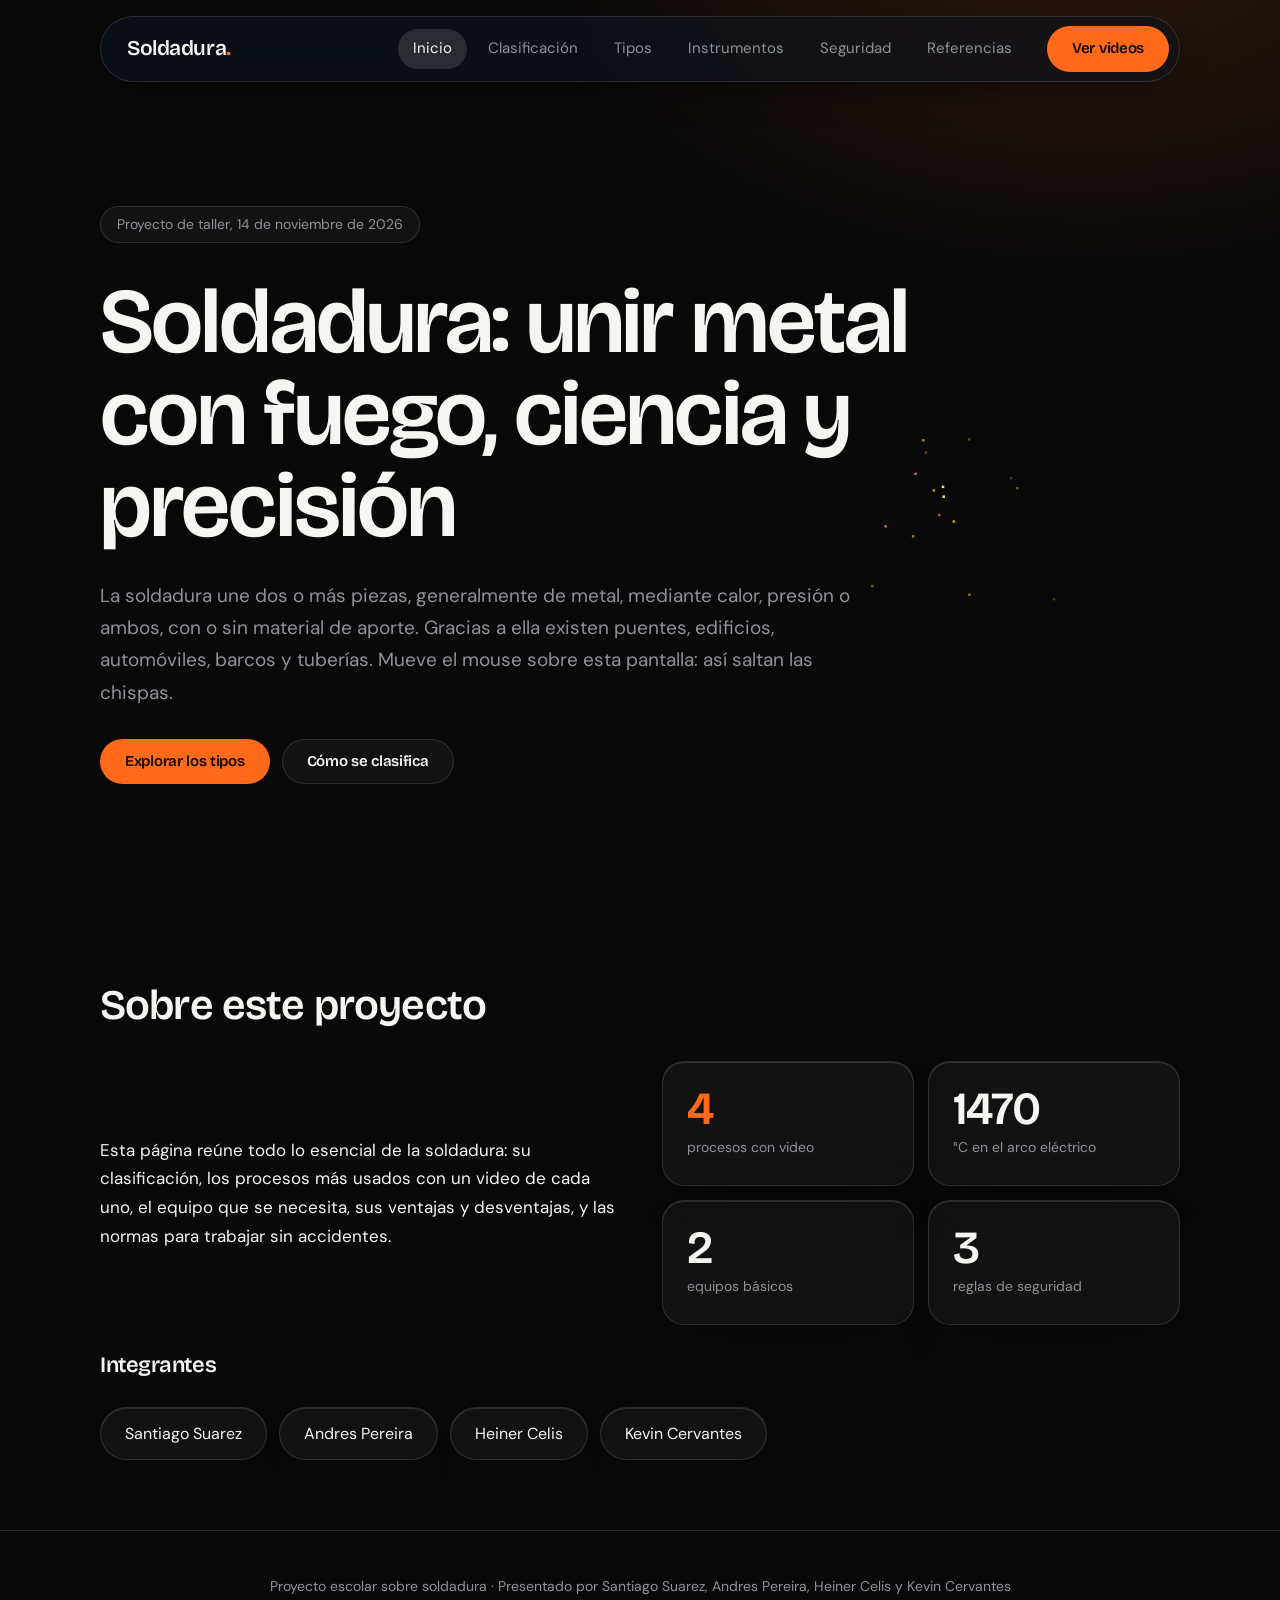
<file: index.html>
<!DOCTYPE html><html lang="es"><head><meta charset="utf-8"><meta name="viewport" content="width=device-width,initial-scale=1">
<title>Inicio | Soldadura</title><link rel="preconnect" href="https://fonts.googleapis.com">
<link href="https://fonts.googleapis.com/css2?family=Bricolage+Grotesque:opsz,wght@12..96,500;600;700&family=DM+Sans:wght@400;500&display=swap" rel="stylesheet">
<link rel="stylesheet" href="styles.css"></head><body>
<header class="top"><a class="logo" href="index.html">Soldadura<b>.</b></a><button class="burger" aria-label="Menú">☰</button><nav><a href="index.html" class=on>Inicio</a><a href="clasificacion.html">Clasificación</a><a href="tipos.html">Tipos</a><a href="instrumentos.html">Instrumentos</a><a href="ventajas-seguridad.html">Seguridad</a><a href="referencias.html">Referencias</a></nav><a class="pill" href="tipos.html">Ver videos</a></header>
<section class="hero" id="hero"><canvas id="sparks"></canvas><div class="wrap">
<p class="tag">Proyecto de taller, 14 de noviembre de 2026</p>
<h1>Soldadura: unir metal con fuego, ciencia y precisión</h1>
<p class="lead">La soldadura une dos o más piezas, generalmente de metal, mediante calor, presión o ambos, con o sin material de aporte. Gracias a ella existen puentes, edificios, automóviles, barcos y tuberías. Mueve el mouse sobre esta pantalla: así saltan las chispas.</p>
<div class="btns"><a class="pill solid" href="tipos.html">Explorar los tipos</a><a class="pill" href="clasificacion.html">Cómo se clasifica</a></div></div></section>
<section class="wrap"><h2>Sobre este proyecto</h2><div class="split"><p>Esta página reúne todo lo esencial de la soldadura: su clasificación, los procesos más usados con un video de cada uno, el equipo que se necesita, sus ventajas y desventajas, y las normas para trabajar sin accidentes.</p>
<div class="stats"><div><b data-n="7">0</b><span>procesos con video</span></div><div><b data-n="3000">0</b><span>°C en el arco eléctrico</span></div><div><b data-n="4">0</b><span>equipos básicos</span></div><div><b data-n="7">0</b><span>reglas de seguridad</span></div></div></div>
<h3>Integrantes</h3><div class="team"><div>Santiago Suarez</div><div>Andres Pereira</div><div>Heiner Celis</div><div>Kevin Cervantes</div></div></section><footer>Proyecto escolar sobre soldadura · Presentado por Santiago Suarez, Andres Pereira, Heiner Celis y Kevin Cervantes</footer><script src="main.js"></script></body></html>
</file>
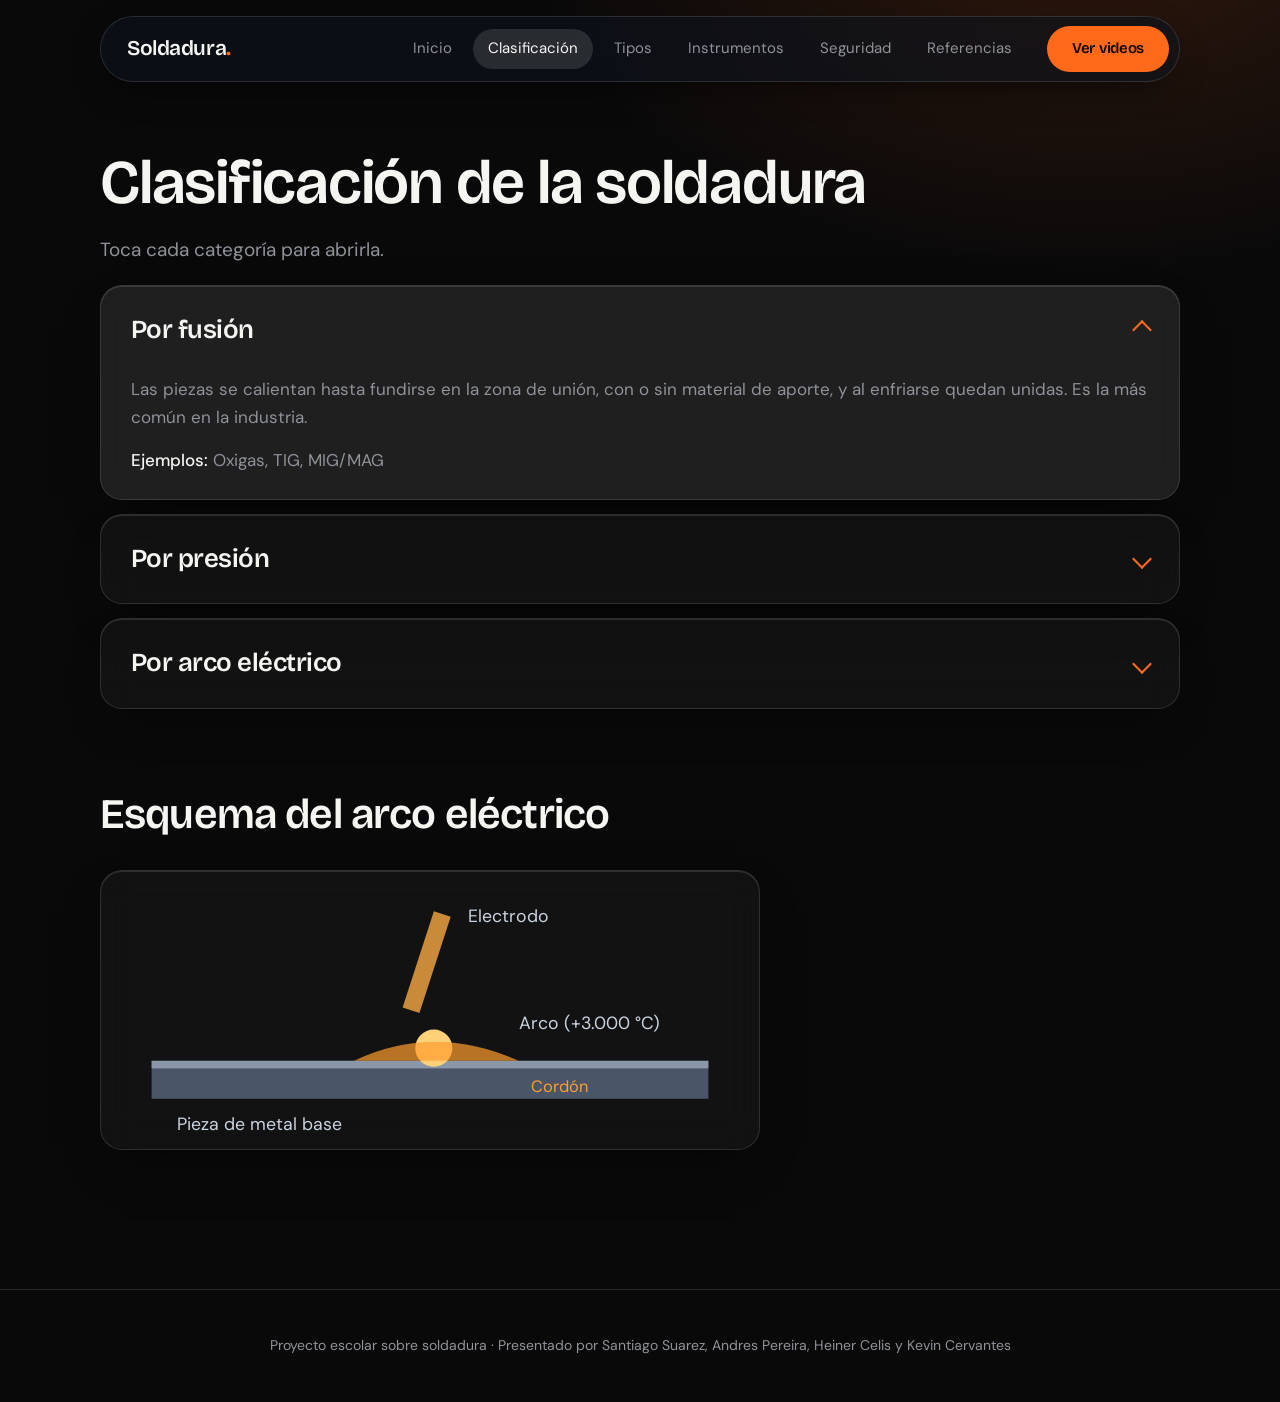
<file: clasificacion.html>
<!DOCTYPE html><html lang="es"><head><meta charset="utf-8"><meta name="viewport" content="width=device-width,initial-scale=1">
<title>Clasificación | Soldadura</title><link rel="preconnect" href="https://fonts.googleapis.com">
<link href="https://fonts.googleapis.com/css2?family=Bricolage+Grotesque:opsz,wght@12..96,500;600;700&family=DM+Sans:wght@400;500&display=swap" rel="stylesheet">
<link rel="stylesheet" href="styles.css"></head><body>
<header class="top"><a class="logo" href="index.html">Soldadura<b>.</b></a><button class="burger" aria-label="Menú">☰</button><nav><a href="index.html">Inicio</a><a href="clasificacion.html" class=on>Clasificación</a><a href="tipos.html">Tipos</a><a href="instrumentos.html">Instrumentos</a><a href="ventajas-seguridad.html">Seguridad</a><a href="referencias.html">Referencias</a></nav><a class="pill" href="tipos.html">Ver videos</a></header>
<section class="wrap pad"><h1 class="h1s">Clasificación de la soldadura</h1><p class="lead">Toca cada categoría para abrirla.</p><div class="acc"><details class="card" open><summary>Por fusión</summary><p>Las piezas se calientan hasta fundirse en la zona de unión, con o sin material de aporte, y al enfriarse quedan unidas. Es la más común en la industria.</p><p class="ex"><b>Ejemplos:</b> Oxigas, TIG, MIG/MAG</p></details><details class="card"><summary>Por presión</summary><p>Las piezas se unen aplicando fuerza, con o sin calor, sin fundir por completo el metal.</p><p class="ex"><b>Ejemplos:</b> Por puntos (resistencia), forja, fricción</p></details><details class="card"><summary>Por arco eléctrico</summary><p>Se genera un arco entre un electrodo y la pieza, con temperaturas superiores a 3.000 °C. Técnicamente es un subtipo de la soldadura por fusión.</p><p class="ex"><b>Ejemplos:</b> Electrodo revestido, MIG, TIG, arco sumergido</p></details></div>
<h2>Esquema del arco eléctrico</h2><svg viewBox="0 0 520 220" class="schema" role="img" aria-label="Esquema de soldadura por arco"><rect x="40" y="150" width="440" height="30" fill="#4a5568"/><rect x="40" y="150" width="440" height="6" fill="#8a97a8"/><rect x="238" y="30" width="14" height="80" fill="#c98b3a" transform="rotate(18 245 110)"/><circle cx="263" cy="140" r="16" fill="#ffd27a"><animate attributeName="r" values="12;20;12" dur=".6s" repeatCount="indefinite"/></circle><path d="M200 150 Q263 120 330 150" fill="#ff9d2e" opacity=".7"/>
<text x="290" y="40" fill="#cbd5e1" font-size="14">Electrodo</text><text x="330" y="125" fill="#cbd5e1" font-size="14">Arco (+3.000 °C)</text><text x="60" y="205" fill="#cbd5e1" font-size="14">Pieza de metal base</text><text x="340" y="175" fill="#ff9d2e" font-size="13">Cordón</text></svg></section><footer>Proyecto escolar sobre soldadura · Presentado por Santiago Suarez, Andres Pereira, Heiner Celis y Kevin Cervantes</footer><script src="main.js"></script></body></html>
</file>
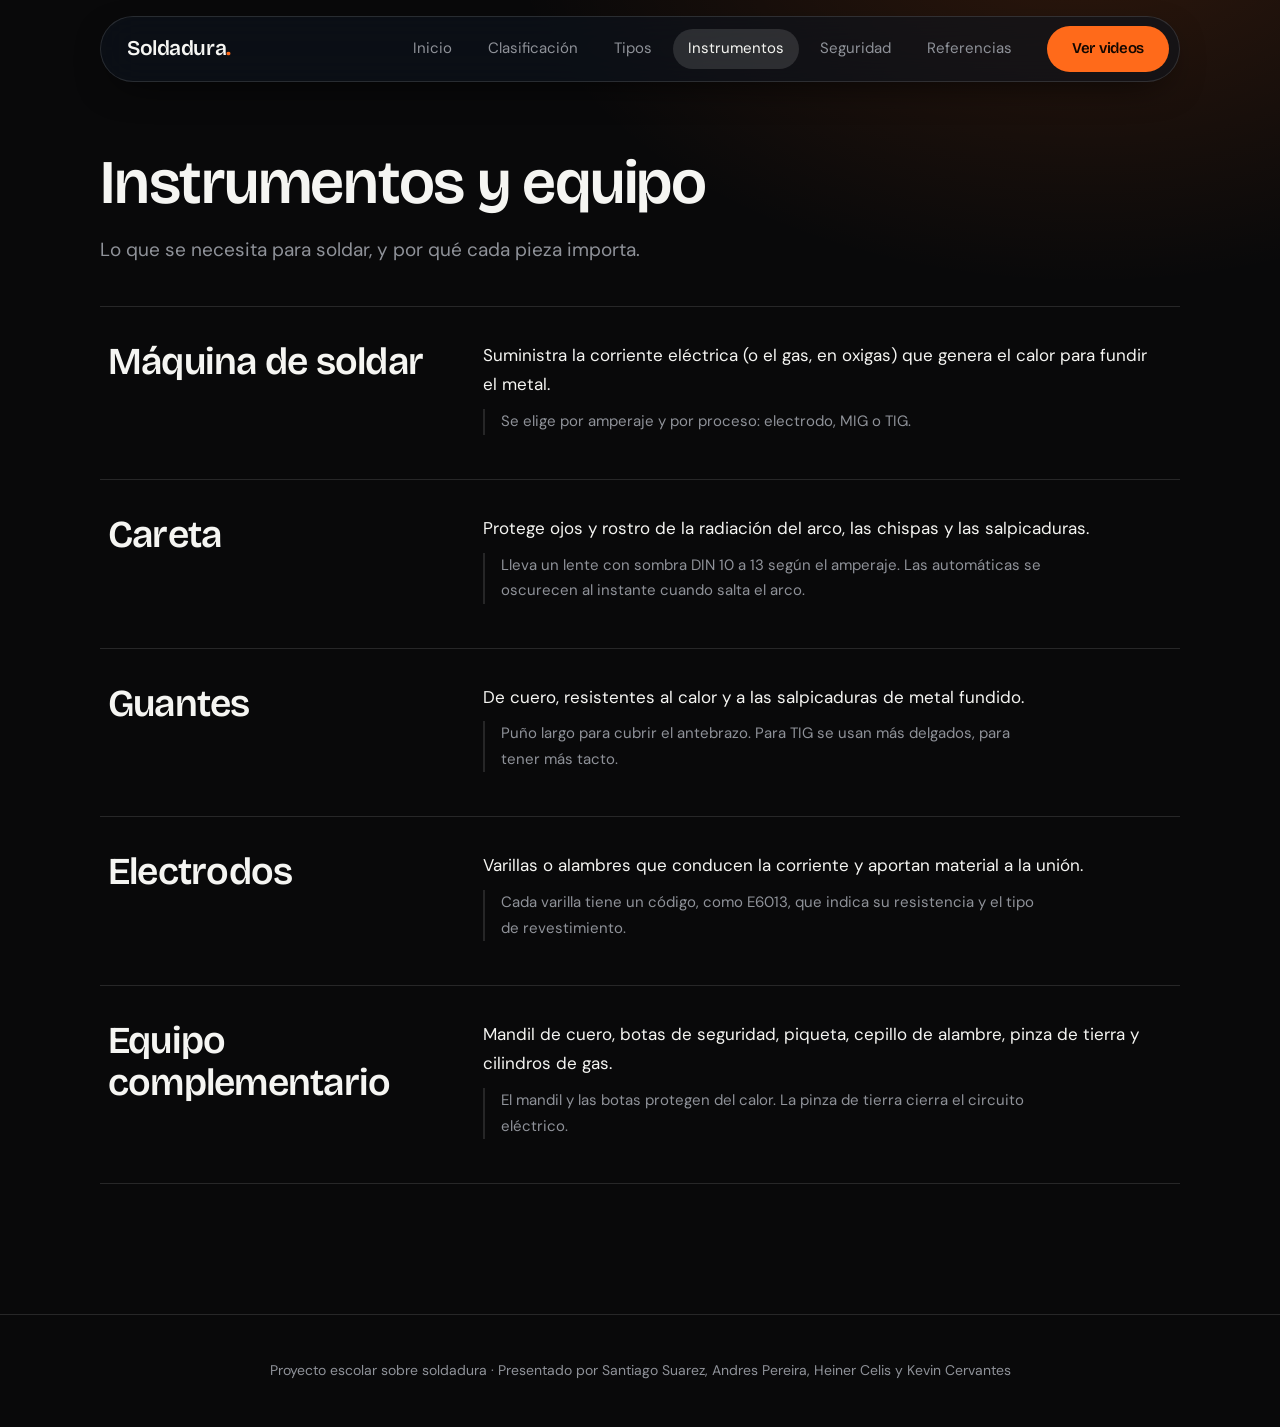
<file: instrumentos.html>
<!DOCTYPE html><html lang="es"><head><meta charset="utf-8"><meta name="viewport" content="width=device-width,initial-scale=1">
<title>Instrumentos | Soldadura</title><link rel="preconnect" href="https://fonts.googleapis.com">
<link href="https://fonts.googleapis.com/css2?family=Bricolage+Grotesque:opsz,wght@12..96,500;600;700&family=DM+Sans:wght@400;500&display=swap" rel="stylesheet">
<link rel="stylesheet" href="styles.css"></head><body>
<header class="top"><a class="logo" href="index.html">Soldadura<b>.</b></a><button class="burger" aria-label="Menú">☰</button><nav><a href="index.html">Inicio</a><a href="clasificacion.html">Clasificación</a><a href="tipos.html">Tipos</a><a href="instrumentos.html" class=on>Instrumentos</a><a href="ventajas-seguridad.html">Seguridad</a><a href="referencias.html">Referencias</a></nav><a class="pill" href="tipos.html">Ver videos</a></header>
<section class="wrap pad"><h1 class="h1s">Instrumentos y equipo</h1><p class="lead">Lo que se necesita para soldar, y por qué cada pieza importa.</p><div class="gear"><article class="row"><h3>Máquina de soldar</h3><div><p>Suministra la corriente eléctrica (o el gas, en oxigas) que genera el calor para fundir el metal.</p><p class="spec">Se elige por amperaje y por proceso: electrodo, MIG o TIG.</p></div></article><article class="row"><h3>Careta</h3><div><p>Protege ojos y rostro de la radiación del arco, las chispas y las salpicaduras.</p><p class="spec">Lleva un lente con sombra DIN 10 a 13 según el amperaje. Las automáticas se oscurecen al instante cuando salta el arco.</p></div></article><article class="row"><h3>Guantes</h3><div><p>De cuero, resistentes al calor y a las salpicaduras de metal fundido.</p><p class="spec">Puño largo para cubrir el antebrazo. Para TIG se usan más delgados, para tener más tacto.</p></div></article><article class="row"><h3>Electrodos</h3><div><p>Varillas o alambres que conducen la corriente y aportan material a la unión.</p><p class="spec">Cada varilla tiene un código, como E6013, que indica su resistencia y el tipo de revestimiento.</p></div></article><article class="row"><h3>Equipo complementario</h3><div><p>Mandil de cuero, botas de seguridad, piqueta, cepillo de alambre, pinza de tierra y cilindros de gas.</p><p class="spec">El mandil y las botas protegen del calor. La pinza de tierra cierra el circuito eléctrico.</p></div></article></div></section><footer>Proyecto escolar sobre soldadura · Presentado por Santiago Suarez, Andres Pereira, Heiner Celis y Kevin Cervantes</footer><script src="main.js"></script></body></html>
</file>
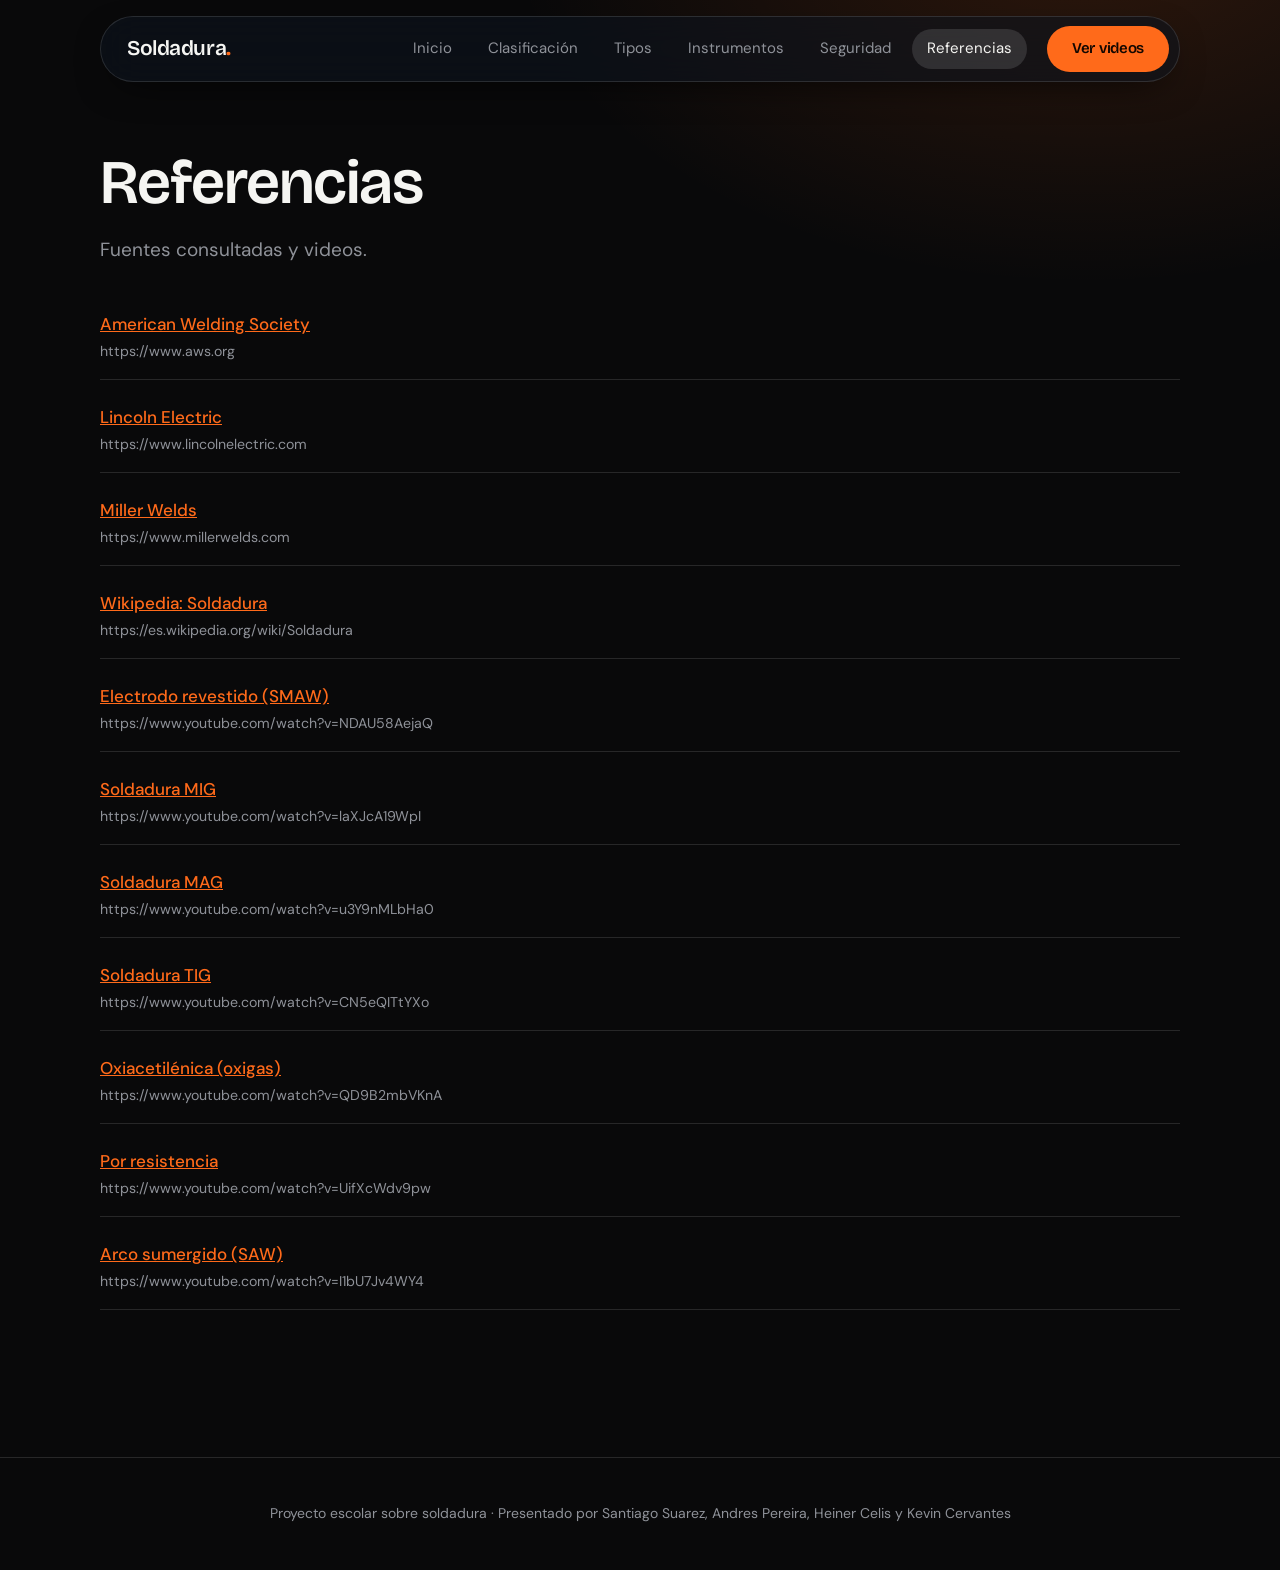
<file: referencias.html>
<!DOCTYPE html><html lang="es"><head><meta charset="utf-8"><meta name="viewport" content="width=device-width,initial-scale=1">
<title>Referencias | Soldadura</title><link rel="preconnect" href="https://fonts.googleapis.com">
<link href="https://fonts.googleapis.com/css2?family=Bricolage+Grotesque:opsz,wght@12..96,500;600;700&family=DM+Sans:wght@400;500&display=swap" rel="stylesheet">
<link rel="stylesheet" href="styles.css"></head><body>
<header class="top"><a class="logo" href="index.html">Soldadura<b>.</b></a><button class="burger" aria-label="Menú">☰</button><nav><a href="index.html">Inicio</a><a href="clasificacion.html">Clasificación</a><a href="tipos.html">Tipos</a><a href="instrumentos.html">Instrumentos</a><a href="ventajas-seguridad.html">Seguridad</a><a href="referencias.html" class=on>Referencias</a></nav><a class="pill" href="tipos.html">Ver videos</a></header>
<section class="wrap pad"><h1 class="h1s">Referencias</h1><p class="lead">Fuentes consultadas y videos.</p><ul class="refs"><li><a href="https://www.aws.org" target="_blank" rel="noopener">American Welding Society</a><small>https://www.aws.org</small></li><li><a href="https://www.lincolnelectric.com" target="_blank" rel="noopener">Lincoln Electric</a><small>https://www.lincolnelectric.com</small></li><li><a href="https://www.millerwelds.com" target="_blank" rel="noopener">Miller Welds</a><small>https://www.millerwelds.com</small></li><li><a href="https://es.wikipedia.org/wiki/Soldadura" target="_blank" rel="noopener">Wikipedia: Soldadura</a><small>https://es.wikipedia.org/wiki/Soldadura</small></li><li><a href="https://www.youtube.com/watch?v=NDAU58AejaQ" target="_blank" rel="noopener">Electrodo revestido (SMAW)</a><small>https://www.youtube.com/watch?v=NDAU58AejaQ</small></li><li><a href="https://www.youtube.com/watch?v=laXJcA19WpI" target="_blank" rel="noopener">Soldadura MIG</a><small>https://www.youtube.com/watch?v=laXJcA19WpI</small></li><li><a href="https://www.youtube.com/watch?v=u3Y9nMLbHa0" target="_blank" rel="noopener">Soldadura MAG</a><small>https://www.youtube.com/watch?v=u3Y9nMLbHa0</small></li><li><a href="https://www.youtube.com/watch?v=CN5eQITtYXo" target="_blank" rel="noopener">Soldadura TIG</a><small>https://www.youtube.com/watch?v=CN5eQITtYXo</small></li><li><a href="https://www.youtube.com/watch?v=QD9B2mbVKnA" target="_blank" rel="noopener">Oxiacetilénica (oxigas)</a><small>https://www.youtube.com/watch?v=QD9B2mbVKnA</small></li><li><a href="https://www.youtube.com/watch?v=UifXcWdv9pw" target="_blank" rel="noopener">Por resistencia</a><small>https://www.youtube.com/watch?v=UifXcWdv9pw</small></li><li><a href="https://www.youtube.com/watch?v=I1bU7Jv4WY4" target="_blank" rel="noopener">Arco sumergido (SAW)</a><small>https://www.youtube.com/watch?v=I1bU7Jv4WY4</small></li></ul></section><footer>Proyecto escolar sobre soldadura · Presentado por Santiago Suarez, Andres Pereira, Heiner Celis y Kevin Cervantes</footer><script src="main.js"></script></body></html>
</file>
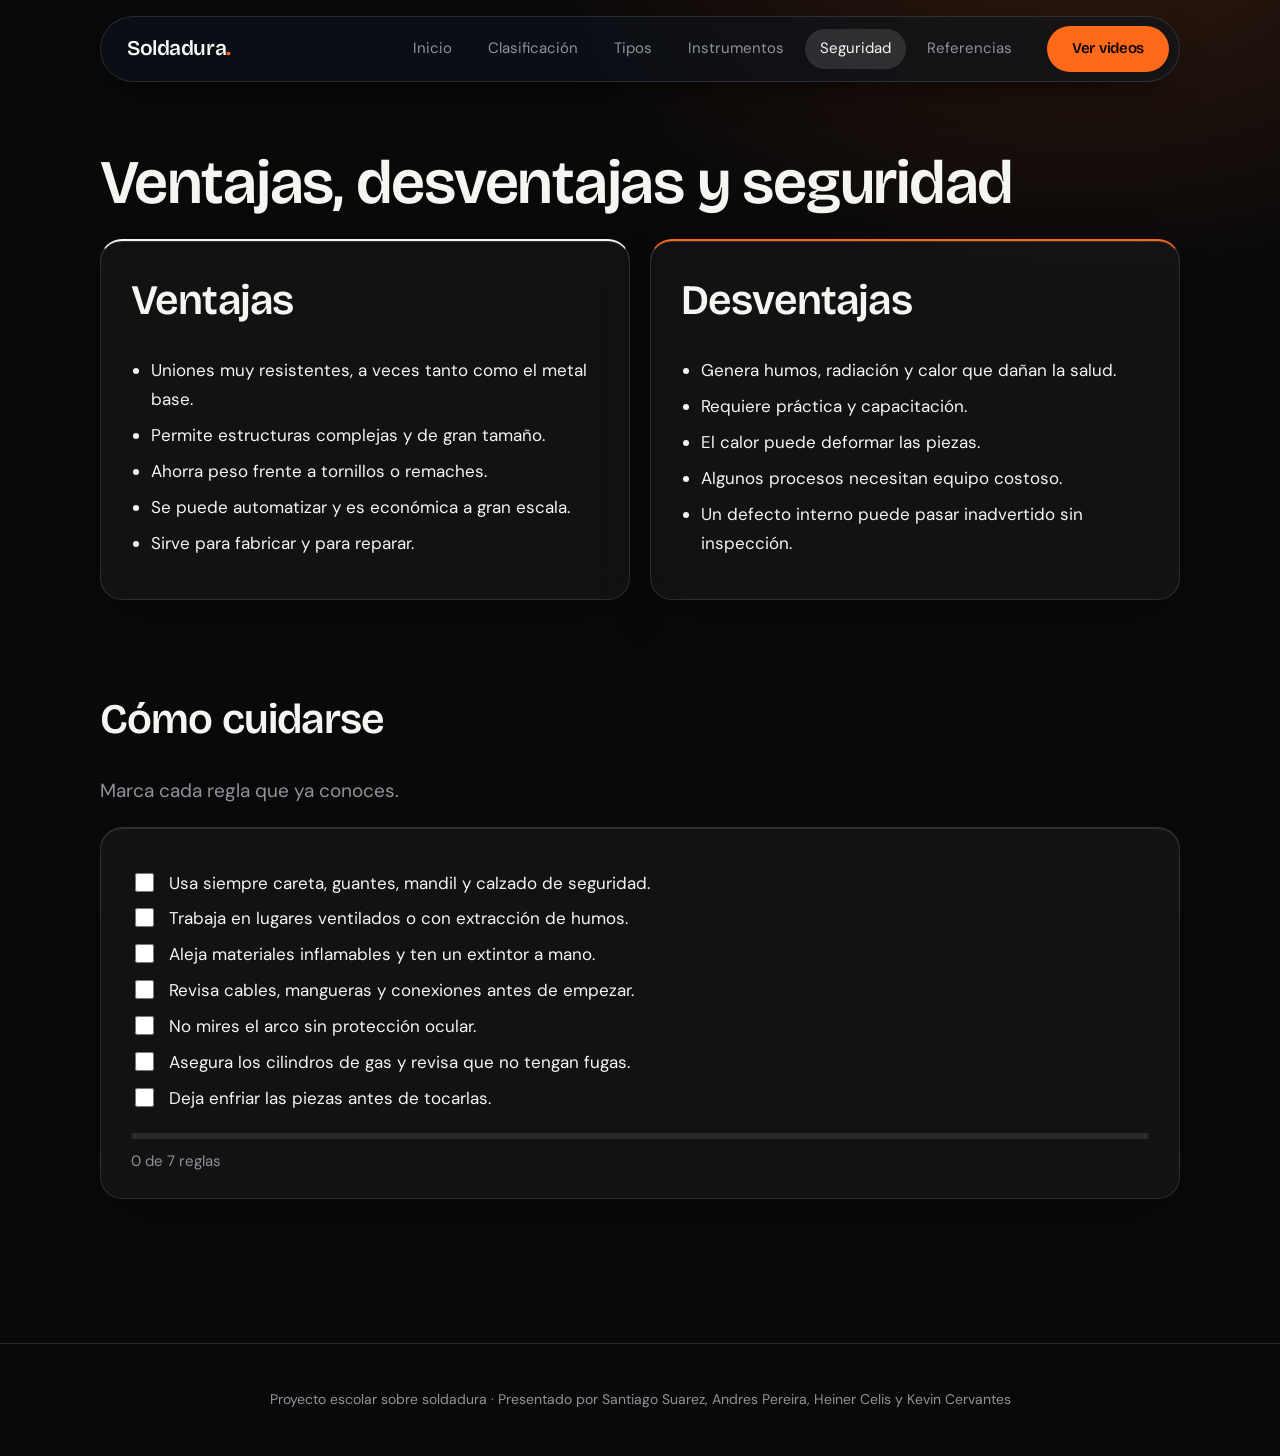
<file: ventajas-seguridad.html>
<!DOCTYPE html><html lang="es"><head><meta charset="utf-8"><meta name="viewport" content="width=device-width,initial-scale=1">
<title>Ventajas y seguridad | Soldadura</title><link rel="preconnect" href="https://fonts.googleapis.com">
<link href="https://fonts.googleapis.com/css2?family=Bricolage+Grotesque:opsz,wght@12..96,500;600;700&family=DM+Sans:wght@400;500&display=swap" rel="stylesheet">
<link rel="stylesheet" href="styles.css"></head><body>
<header class="top"><a class="logo" href="index.html">Soldadura<b>.</b></a><button class="burger" aria-label="Menú">☰</button><nav><a href="index.html">Inicio</a><a href="clasificacion.html">Clasificación</a><a href="tipos.html">Tipos</a><a href="instrumentos.html">Instrumentos</a><a href="ventajas-seguridad.html" class=on>Seguridad</a><a href="referencias.html">Referencias</a></nav><a class="pill" href="tipos.html">Ver videos</a></header>
<section class="wrap pad"><h1 class="h1s">Ventajas, desventajas y seguridad</h1><div class="two"><div class="card good"><h2>Ventajas</h2><ul><li>Uniones muy resistentes, a veces tanto como el metal base.</li><li>Permite estructuras complejas y de gran tamaño.</li><li>Ahorra peso frente a tornillos o remaches.</li><li>Se puede automatizar y es económica a gran escala.</li><li>Sirve para fabricar y para reparar.</li></ul></div><div class="card bad"><h2>Desventajas</h2><ul><li>Genera humos, radiación y calor que dañan la salud.</li><li>Requiere práctica y capacitación.</li><li>El calor puede deformar las piezas.</li><li>Algunos procesos necesitan equipo costoso.</li><li>Un defecto interno puede pasar inadvertido sin inspección.</li></ul></div></div>
<h2>Cómo cuidarse</h2><p class="lead">Marca cada regla que ya conoces.</p><div class="card"><ul class="check"><li><label><input type="checkbox"> Usa siempre careta, guantes, mandil y calzado de seguridad.</label></li><li><label><input type="checkbox"> Trabaja en lugares ventilados o con extracción de humos.</label></li><li><label><input type="checkbox"> Aleja materiales inflamables y ten un extintor a mano.</label></li><li><label><input type="checkbox"> Revisa cables, mangueras y conexiones antes de empezar.</label></li><li><label><input type="checkbox"> No mires el arco sin protección ocular.</label></li><li><label><input type="checkbox"> Asegura los cilindros de gas y revisa que no tengan fugas.</label></li><li><label><input type="checkbox"> Deja enfriar las piezas antes de tocarlas.</label></li></ul><div class="bar"><i id="prog"></i></div><p id="plab">0 de 7 reglas</p></div></section><footer>Proyecto escolar sobre soldadura · Presentado por Santiago Suarez, Andres Pereira, Heiner Celis y Kevin Cervantes</footer><script src="main.js"></script></body></html>
</file>
<file: styles.css>
:root{--bg:#070b12;--tx:#eef2f8;--mut:#9aa6b8;--ember:#f0a24a;--ice:#8fc9ff;--glass:rgba(255,255,255,.055);--edge:rgba(255,255,255,.13);--r:22px}
*{box-sizing:border-box}html{scroll-behavior:smooth}
body{margin:0;color:var(--tx);font:400 17px/1.7 "DM Sans",sans-serif;background:var(--bg);background-image:radial-gradient(60vw 50vw at 12% -5%,rgba(70,120,190,.35),transparent 60%),radial-gradient(45vw 40vw at 95% 25%,rgba(240,162,74,.16),transparent 60%),radial-gradient(50vw 40vw at 30% 100%,rgba(60,90,150,.25),transparent 60%);background-attachment:fixed}
h1,h2,h3,.logo,.pill,summary{font-family:"Bricolage Grotesque",sans-serif;font-weight:600;letter-spacing:-.02em}
a{color:var(--ice)}:focus-visible{outline:2px solid var(--ember);outline-offset:3px}
.wrap{width:min(1080px,90%);margin:auto}.pad{padding:150px 0 60px}
.glass,.card,.stats div,.team div,.vcard,.schema,.f,.b{background:var(--glass);border:1px solid var(--edge);box-shadow:inset 0 1px 0 rgba(255,255,255,.12),0 20px 50px -25px rgba(0,0,0,.7);-webkit-backdrop-filter:blur(18px);backdrop-filter:blur(18px)}
.top{position:fixed;z-index:20;top:16px;left:50%;transform:translateX(-50%);width:min(1080px,92%);display:flex;align-items:center;gap:20px;padding:9px 10px 9px 26px;border-radius:99px;background:rgba(14,20,32,.55);border:1px solid var(--edge);-webkit-backdrop-filter:blur(20px);backdrop-filter:blur(20px);box-shadow:0 12px 40px -18px #000}
.logo{font-size:21px;color:var(--tx);text-decoration:none;margin-right:auto}.logo b{color:var(--ember)}
nav{display:flex;gap:6px}nav a{color:var(--mut);text-decoration:none;font-size:15px;padding:7px 15px;border-radius:99px;transition:.2s}nav a:hover{color:var(--tx);background:rgba(255,255,255,.07)}nav a.on{color:var(--tx);background:rgba(255,255,255,.12)}
.pill{display:inline-block;padding:9px 24px;border-radius:99px;color:var(--tx);text-decoration:none;font-size:15px;border:1px solid var(--edge);background:var(--glass);transition:.25s}
.pill:hover{background:rgba(255,255,255,.14)}.pill.solid,.top>.pill{background:linear-gradient(135deg,#f6b866,#e48a2c);border-color:transparent;color:#1b1204}.pill.solid:hover,.top>.pill:hover{filter:brightness(1.1)}
.burger{display:none;background:none;border:0;color:var(--tx);font-size:24px}
.hero{position:relative;min-height:100vh;display:grid;align-items:center;overflow:hidden}
#sparks{position:absolute;inset:0;width:100%;height:100%}.hero .wrap{position:relative;pointer-events:none;padding-top:90px}.hero .btns,.hero a{pointer-events:auto}
.tag{display:inline-block;color:var(--mut);font-size:14px;padding:6px 16px;border:1px solid var(--edge);border-radius:99px;background:var(--glass);margin:0}
.hero h1{font-size:clamp(44px,7.2vw,96px);line-height:1;margin:.35em 0 .3em;max-width:15ch}
.lead{color:var(--mut);max-width:58ch;font-size:19px}.btns{display:flex;gap:12px;flex-wrap:wrap;margin-top:30px}
h2{font-size:clamp(28px,4vw,42px);margin:70px 0 20px}h3{font-size:22px}.h1s{font-size:clamp(38px,5.5vw,62px);margin:0 0 10px;line-height:1.05}
.split{display:grid;grid-template-columns:1fr 1fr;gap:44px;align-items:center}
.stats{display:grid;grid-template-columns:1fr 1fr;gap:14px}.stats div{border-radius:var(--r);padding:24px}
.stats b{display:block;font:600 46px/1 "Bricolage Grotesque";letter-spacing:-.03em;background:linear-gradient(135deg,#ffd9a1,var(--ember));-webkit-background-clip:text;background-clip:text;color:transparent}.stats span{color:var(--mut);font-size:14px}
.team{display:flex;gap:12px;flex-wrap:wrap}.team div{padding:12px 24px;border-radius:99px;font-size:16px}
.card{border-radius:var(--r);padding:24px 30px;margin:14px 0}.card h2{margin-top:0}
.acc details{padding:0;transition:background .3s}.acc details[open]{background:rgba(255,255,255,.09)}
summary{cursor:pointer;font-size:26px;padding:22px 30px;list-style:none;display:flex;justify-content:space-between;align-items:center}summary::-webkit-details-marker{display:none}
summary::after{content:"";width:12px;height:12px;border-right:2px solid var(--ember);border-bottom:2px solid var(--ember);transform:rotate(45deg);transition:transform .3s}details[open] summary::after{transform:rotate(-135deg)}
details p{margin:0;padding:0 30px 14px;color:var(--mut)}details .ex{padding-bottom:24px}details .ex b{color:var(--tx);font-weight:500}
.schema{width:100%;max-width:660px;border-radius:var(--r)}
.filters{display:flex;gap:8px;flex-wrap:wrap;margin:28px 0}.filters button{color:var(--mut);background:var(--glass);border:1px solid var(--edge);padding:8px 20px;border-radius:99px;font:500 15px "DM Sans";cursor:pointer;transition:.2s}
.filters .on{background:var(--tx);color:#0a0f18;border-color:var(--tx)}.filters button:hover:not(.on){color:var(--tx);background:rgba(255,255,255,.12)}
.grid{display:grid;grid-template-columns:repeat(auto-fill,minmax(310px,1fr));gap:24px}
.vcard{border-radius:var(--r);overflow:hidden;transition:transform .35s,border-color .35s}.vcard:hover{transform:translateY(-5px);border-color:rgba(240,162,74,.5)}.vcard[hidden]{display:none}
.thumb{position:relative;display:block;width:100%;aspect-ratio:16/9;border:0;padding:0;cursor:pointer;background:#000;overflow:hidden}.thumb img,.thumb iframe{width:100%;height:100%;object-fit:cover;border:0;display:block;transition:transform .5s,filter .3s}
.thumb:hover img{transform:scale(1.05);filter:brightness(.65)}.play{position:absolute;inset:0;margin:auto;width:58px;height:58px;border-radius:50%;background:rgba(255,255,255,.2);border:1px solid rgba(255,255,255,.5);-webkit-backdrop-filter:blur(8px);backdrop-filter:blur(8px);color:#fff;display:grid;place-items:center;font-size:18px;padding-left:4px;transition:.25s}.thumb:hover .play{background:var(--ember);color:#1b1204;transform:scale(1.1)}
.vb{padding:18px 22px 22px}.vb h3{margin:0 0 6px}.vb p{margin:0 0 12px;color:var(--mut);font-size:15px;line-height:1.55}
dl{display:grid;grid-template-columns:auto 1fr;gap:4px 14px;font-size:14px;margin:0 0 12px;padding-top:12px;border-top:1px solid var(--edge)}dt{color:var(--mut)}dd{margin:0}
.flips{display:grid;grid-template-columns:repeat(auto-fit,minmax(190px,1fr));gap:18px;margin-top:32px}
.flip{perspective:900px;height:210px;cursor:pointer}.in{position:relative;height:100%;transition:transform .7s cubic-bezier(.2,.7,.2,1);transform-style:preserve-3d}.flip:hover .in,.flip:focus .in,.flip.open .in{transform:rotateY(180deg)}
.f,.b{position:absolute;inset:0;backface-visibility:hidden;border-radius:var(--r);display:grid;place-content:center;text-align:center;padding:20px}
.f h3{margin:0;font-size:25px}.ln{display:block;width:34px;height:2px;margin:0 auto 14px;background:var(--ember);border-radius:2px}.b{transform:rotateY(180deg);background:rgba(240,162,74,.1);border-color:rgba(240,162,74,.4);font-size:15px;color:#e8edf5}
.two{display:grid;grid-template-columns:1fr 1fr;gap:20px}.good{border-top:2px solid #6fd6a0}.bad{border-top:2px solid #ff8a7a}
ul{padding-left:20px}li{margin:7px 0}.check{list-style:none;padding:0}.check label{cursor:pointer;display:flex;gap:12px}.check input{accent-color:var(--ember);width:19px;height:19px;margin-top:4px}
.bar{height:6px;background:rgba(255,255,255,.1);border-radius:9px;overflow:hidden;margin-top:20px}.bar i{display:block;height:100%;width:0;background:linear-gradient(90deg,#f6b866,#e48a2c);transition:width .5s}#plab{color:var(--mut);font-size:15px;margin:10px 0 0}
.refs{list-style:none;padding:0;margin-top:28px}.refs li{padding:16px 0;border-bottom:1px solid var(--edge)}.refs a{font-weight:500}.refs small{display:block;color:var(--mut);word-break:break-all}
footer{padding:44px 5%;text-align:center;color:var(--mut);margin-top:70px;font-size:14px;border-top:1px solid var(--edge)}
@media(max-width:860px){.burger{display:block}.top{border-radius:26px;flex-wrap:wrap}nav{display:none;order:5;flex-basis:100%;flex-direction:column;padding:8px 0}nav.open{display:flex}.top>.pill{display:none}.split,.two{grid-template-columns:1fr}}
@media(prefers-reduced-motion:reduce){*{transition:none!important;animation:none!important}}
/* Paleta: negro, blanco, gris acero y naranja de soldadura */
:root{--bg:#09090a;--tx:#f5f5f2;--mut:#8f9299;--ember:#ff6a1a;--ice:#f5f5f2;--glass:rgba(255,255,255,.04);--edge:rgba(255,255,255,.12)}
body{background-image:radial-gradient(70vw 45vw at 85% -10%,rgba(255,106,26,.16),transparent 65%)}
a{color:var(--tx)}.refs a{color:var(--ember)}
.pill.solid,.top>.pill{background:var(--ember);color:#120700}
.stats b{background:none;color:var(--tx)}.stats div:first-child b{color:var(--ember)}
.bar i{background:var(--ember)}.good{border-top-color:var(--tx)}.bad{border-top-color:var(--ember)}
.filters .on{background:var(--tx);color:#09090a}
.vcard:hover{border-color:var(--ember)}.thumb:hover .play{background:var(--ember)}
.gear{margin-top:40px;border-bottom:1px solid var(--edge)}
.row{display:grid;grid-template-columns:minmax(200px,1fr) 2fr;gap:30px;padding:34px 8px;border-top:1px solid var(--edge);transition:background .3s,padding .3s}
.row h3{margin:0;font-size:clamp(26px,3.4vw,38px);line-height:1.1;transition:color .3s}
.row p{margin:0 0 10px;max-width:56ch}.row .spec{color:var(--mut);font-size:15px;padding-left:16px;border-left:2px solid var(--edge);transition:border-color .3s}
.row:hover{background:rgba(255,255,255,.04);padding-left:24px}.row:hover h3{color:var(--ember)}.row:hover .spec{border-color:var(--ember)}
@media(max-width:700px){.row{grid-template-columns:1fr;gap:12px}}
</file>
